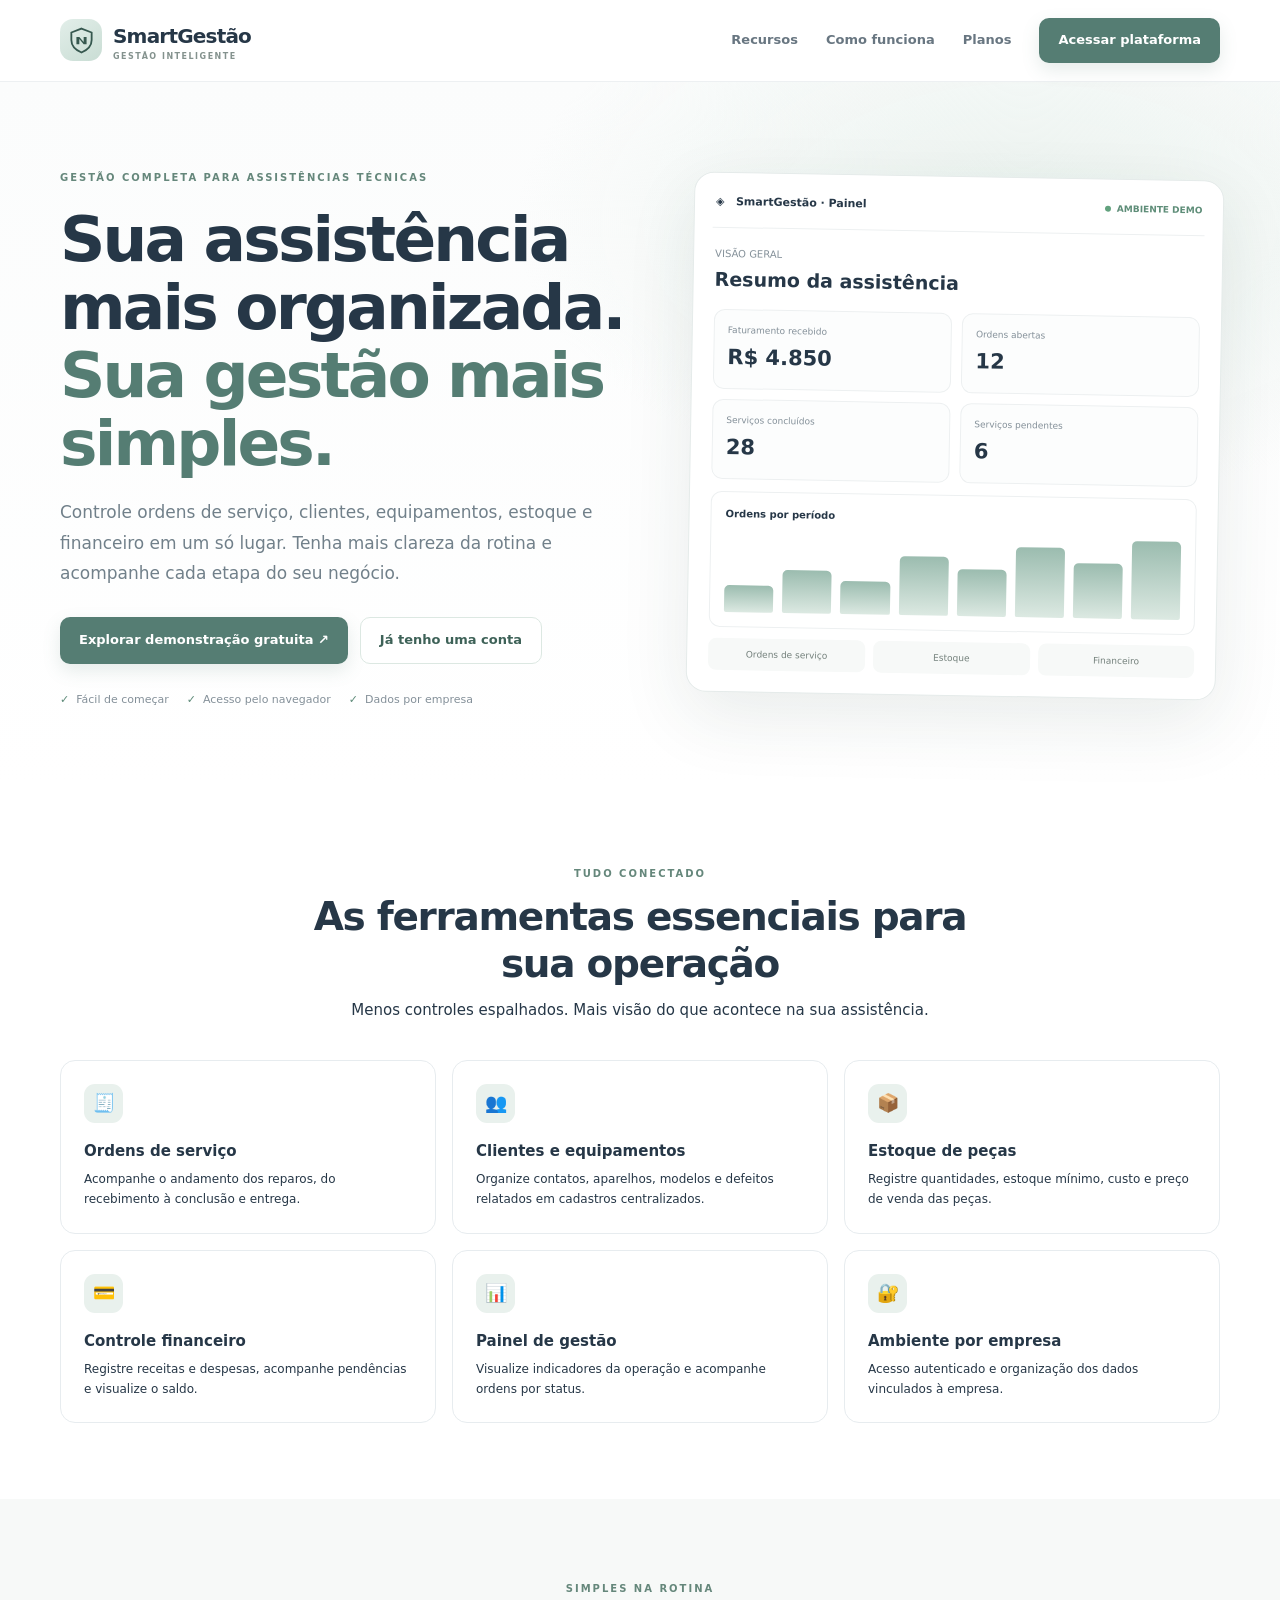
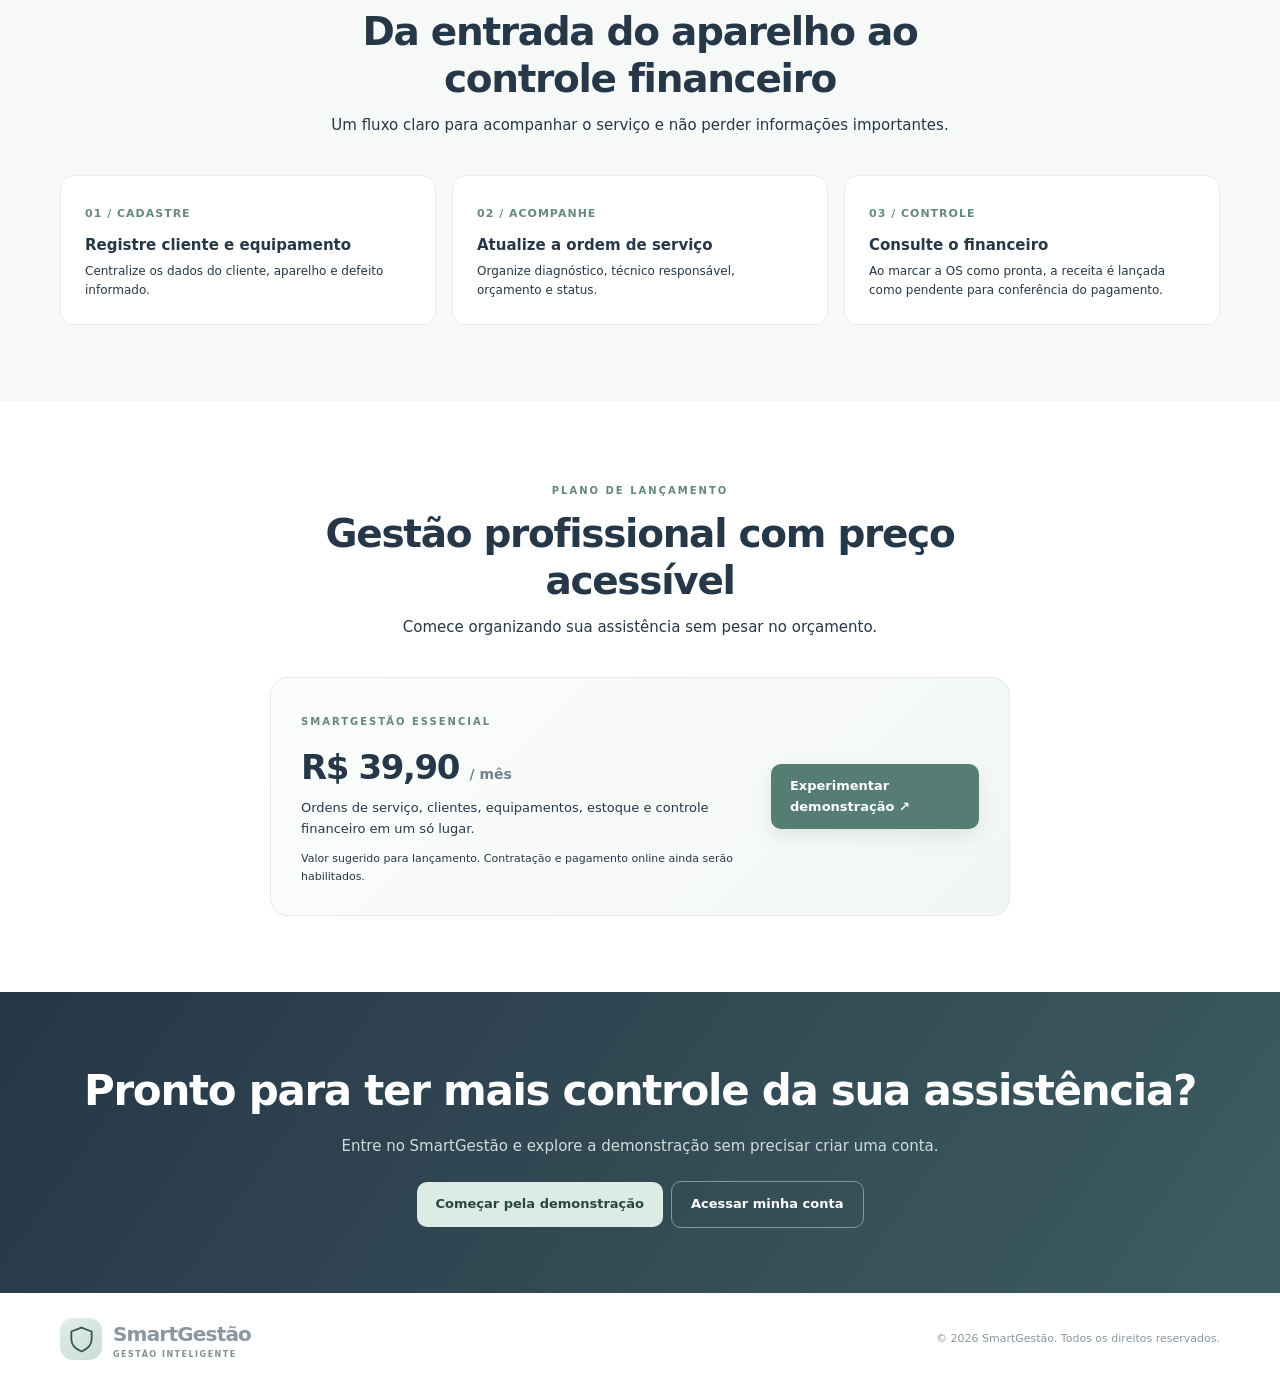
<file: index.html>
<!DOCTYPE html>
<html lang="pt-BR">
<head>
<meta charset="utf-8">
<meta name="viewport" content="width=device-width, initial-scale=1">
<meta name="theme-color" content="#263747">
<meta name="description" content="SmartGestão: organize ordens de serviço, clientes, equipamentos, estoque e financeiro da sua assistência técnica em um só lugar.">
<title>SmartGestão | Gestão inteligente para assistência técnica</title>
<style>
:root{--ink:#263747;--muted:#6f7d87;--green:#557d73;--pale:#e9f1ed;--line:#e7ecef;--bg:#f7f9fa}
*{box-sizing:border-box}html{scroll-behavior:smooth}body{margin:0;background:#fff;color:var(--ink);font:15px/1.6 Inter,"Segoe UI",system-ui,sans-serif}a{color:inherit;text-decoration:none}.wrap{width:min(1160px,calc(100% - 44px));margin:auto}
header{height:82px;display:flex;align-items:center;border-bottom:1px solid #edf0f2;background:#fff}.nav{display:flex;align-items:center;justify-content:space-between}.brand{display:flex;align-items:center;gap:11px;font-size:20px;font-weight:850;letter-spacing:-.8px}.mark{width:42px;height:42px;border-radius:13px;background:linear-gradient(145deg,#e2eee9,#c9ddd4);display:grid;place-items:center;color:#36584f}.mark svg{width:29px}.brand small{display:block;font-size:8px;letter-spacing:1.5px;color:#84928e;line-height:1.2}.links{display:flex;align-items:center;gap:28px;color:#687681;font-size:13px;font-weight:650}.links a:hover{color:var(--green)}.btn{display:inline-flex;align-items:center;justify-content:center;padding:12px 19px;border-radius:10px;background:var(--green);color:white;font-weight:750;font-size:13px;box-shadow:0 7px 18px #557d7326;transition:.2s}.btn:hover{transform:translateY(-1px);filter:brightness(1.05)}.btn.light{background:#fff;color:#3e6258;border:1px solid #dce8e2;box-shadow:none}.hero{padding:82px 0 76px;background:radial-gradient(ellipse at 80% 20%,#eaf2ee 0,transparent 35%),linear-gradient(180deg,#fbfcfc,#fff)}.hero-grid{display:grid;grid-template-columns:1.04fr .96fr;gap:55px;align-items:center}.eyebrow{color:#65877b;font-size:10px;letter-spacing:2px;font-weight:850}.hero h1{font-size:clamp(39px,5.1vw,63px);line-height:1.08;letter-spacing:-2.8px;margin:18px 0 19px;max-width:660px}.hero h1 span{color:var(--green)}.lead{font-size:17px;line-height:1.8;color:#71808a;max-width:540px;margin:0 0 28px}.actions{display:flex;gap:12px;flex-wrap:wrap}.trust{display:flex;gap:18px;flex-wrap:wrap;margin-top:27px;color:#849099;font-size:11px}.trust span:before{content:"✓";color:#5d8a78;font-weight:900;margin-right:7px}
.preview{position:relative;padding:18px;border:1px solid #e5ebea;border-radius:20px;background:#fff;box-shadow:0 24px 70px #243b3218;transform:rotate(1deg)}.preview-top{display:flex;align-items:center;justify-content:space-between;padding:2px 3px 16px;border-bottom:1px solid #edf0f1;font-size:11px;font-weight:800}.live{color:#5e8d78;font-size:9px}.live:before{content:"";display:inline-block;width:6px;height:6px;background:#62a27e;border-radius:50%;margin-right:6px}.preview-body{padding:18px 3px 3px}.preview-label{font-size:10px;color:#849099}.preview-title{font-size:19px;font-weight:800;margin:2px 0 15px}.metrics{display:grid;grid-template-columns:repeat(2,1fr);gap:10px}.metric{padding:13px;border:1px solid #edf0f1;border-radius:11px;background:#fcfdfd}.metric small{display:block;color:#849099;font-size:9px}.metric b{display:block;font-size:21px;margin-top:4px}.chart{margin-top:12px;padding:14px;border:1px solid #edf0f1;border-radius:11px}.chart-head{font-size:10px;font-weight:750;margin-bottom:12px}.bars{height:78px;display:flex;align-items:end;gap:9px}.bars i{display:block;flex:1;border-radius:5px 5px 2px 2px;background:linear-gradient(180deg,#9bbcaf,#dce9e2)}.preview-foot{display:flex;gap:8px;margin-top:11px}.preview-foot span{flex:1;padding:9px;background:#f7f9f8;border-radius:8px;font-size:9px;color:#74817c;text-align:center}
section.block{padding:76px 0}.section-head{text-align:center;max-width:670px;margin:0 auto 38px}.section-head h2{font-size:clamp(28px,3.4vw,39px);letter-spacing:-1.3px;line-height:1.2;margin:10px 0}.section-head p{color:var(--mut);margin:0}.features{display:grid;grid-template-columns:repeat(3,1fr);gap:16px}.feature{padding:23px;border:1px solid var(--line);border-radius:15px;background:#fff}.feature-icon{width:39px;height:39px;display:grid;place-items:center;border-radius:11px;background:var(--pale);font-size:18px}.feature h3{font-size:15px;margin:16px 0 6px}.feature p{font-size:12px;color:var(--mut);margin:0;line-height:1.7}.workflow{background:#f7f9f8}.steps{display:grid;grid-template-columns:repeat(3,1fr);gap:16px}.step{padding:24px;border-radius:14px;background:white;border:1px solid #e9efeb}.num{font-size:11px;color:#668b7c;font-weight:900;letter-spacing:1px}.step h3{font-size:15px;margin:9px 0 5px}.step p{font-size:12px;color:var(--mut);margin:0}.plans{max-width:740px;margin:auto;border:1px solid #e3ebe6;border-radius:18px;padding:30px;background:linear-gradient(135deg,#fbfdfc,#f3f7f4);display:flex;align-items:center;justify-content:space-between;gap:25px}.plans h3{font-size:20px;margin:0 0 5px}.plans p{font-size:13px;color:var(--mut);margin:0}.cta{padding:65px 0;background:linear-gradient(125deg,#263747,#3e5c61);color:#fff;text-align:center}.cta h2{font-size:clamp(28px,4vw,42px);letter-spacing:-1.3px;margin:0 0 10px}.cta p{color:#d0dcda;margin:0 0 23px}.cta .btn{background:#dcebe4;color:#29483f;box-shadow:none}.cta .btn.light{background:transparent;color:white;border-color:#829a96;margin-left:8px}footer{padding:25px 0;color:#8b969e;font-size:11px}.footer{display:flex;align-items:center;justify-content:space-between;gap:16px}
@media(max-width:800px){.links>a:not(.btn){display:none}.hero{padding:55px 0}.hero-grid{grid-template-columns:1fr;gap:38px}.preview{max-width:560px;margin:auto}.features{grid-template-columns:repeat(2,1fr)}.steps{grid-template-columns:1fr}.plans{align-items:flex-start;flex-direction:column}.workspace{padding:0}}
@media(max-width:520px){.wrap{width:min(100% - 32px,1160px)}header{height:70px}.brand{font-size:18px}.brand .mark{width:37px;height:37px}.links .btn{padding:10px 13px;font-size:11px}.hero h1{font-size:42px;letter-spacing:-2px}.lead{font-size:15px}.features{grid-template-columns:1fr}.block{padding:58px 0!important}.preview{padding:12px}.metric b{font-size:18px}.footer{align-items:flex-start;flex-direction:column}}
</style>
</head>
<body>
<header><div class="wrap nav">
<a class="brand" href="#"><span class="mark"><svg viewBox="0 0 40 40" aria-hidden="true"><path d="M20 3.5 34 9v10.2c0 8.2-5.8 13.8-14 17.3C11.8 33 6 27.4 6 19.2V9l14-5.5Z" fill="none" stroke="currentColor" stroke-width="2.5"/><path d="M13 25V15h4l6 7v-7h4v10h-4l-6-7v7z" fill="currentColor"/></svg></span><span>SmartGestão<small>GESTÃO INTELIGENTE</small></span></a>
<nav class="links"><a href="#recursos">Recursos</a><a href="#como-funciona">Como funciona</a><a href="#planos">Planos</a><a class="btn" href="app.html">Acessar plataforma</a></nav>
</div></header>
<main>
<section class="hero"><div class="wrap hero-grid">
<div><span class="eyebrow">GESTÃO COMPLETA PARA ASSISTÊNCIAS TÉCNICAS</span><h1>Sua assistência mais organizada. <span>Sua gestão mais simples.</span></h1><p class="lead">Controle ordens de serviço, clientes, equipamentos, estoque e financeiro em um só lugar. Tenha mais clareza da rotina e acompanhe cada etapa do seu negócio.</p><div class="actions"><a class="btn" href="app.html#demo">Explorar demonstração gratuita ↗</a><a class="btn light" href="app.html">Já tenho uma conta</a></div><div class="trust"><span>Fácil de começar</span><span>Acesso pelo navegador</span><span>Dados por empresa</span></div></div>
<div class="preview" aria-label="Prévia ilustrativa do painel SmartGestão"><div class="preview-top"><span>◈ &nbsp; SmartGestão · Painel</span><span class="live">AMBIENTE DEMO</span></div><div class="preview-body"><div class="preview-label">VISÃO GERAL</div><div class="preview-title">Resumo da assistência</div><div class="metrics"><div class="metric"><small>Faturamento recebido</small><b>R$ 4.850</b></div><div class="metric"><small>Ordens abertas</small><b>12</b></div><div class="metric"><small>Serviços concluídos</small><b>28</b></div><div class="metric"><small>Serviços pendentes</small><b>6</b></div></div><div class="chart"><div class="chart-head">Ordens por período</div><div class="bars"><i style="height:35%"></i><i style="height:55%"></i><i style="height:42%"></i><i style="height:76%"></i><i style="height:60%"></i><i style="height:90%"></i><i style="height:70%"></i><i style="height:100%"></i></div></div><div class="preview-foot"><span>Ordens de serviço</span><span>Estoque</span><span>Financeiro</span></div></div></div>
</div></section>
<section class="block" id="recursos"><div class="wrap"><div class="section-head"><span class="eyebrow">TUDO CONECTADO</span><h2>As ferramentas essenciais para sua operação</h2><p>Menos controles espalhados. Mais visão do que acontece na sua assistência.</p></div><div class="features">
<article class="feature"><div class="feature-icon">🧾</div><h3>Ordens de serviço</h3><p>Acompanhe o andamento dos reparos, do recebimento à conclusão e entrega.</p></article>
<article class="feature"><div class="feature-icon">👥</div><h3>Clientes e equipamentos</h3><p>Organize contatos, aparelhos, modelos e defeitos relatados em cadastros centralizados.</p></article>
<article class="feature"><div class="feature-icon">📦</div><h3>Estoque de peças</h3><p>Registre quantidades, estoque mínimo, custo e preço de venda das peças.</p></article>
<article class="feature"><div class="feature-icon">💳</div><h3>Controle financeiro</h3><p>Registre receitas e despesas, acompanhe pendências e visualize o saldo.</p></article>
<article class="feature"><div class="feature-icon">📊</div><h3>Painel de gestão</h3><p>Visualize indicadores da operação e acompanhe ordens por status.</p></article>
<article class="feature"><div class="feature-icon">🔐</div><h3>Ambiente por empresa</h3><p>Acesso autenticado e organização dos dados vinculados à empresa.</p></article>
</div></div></section>
<section class="block workflow" id="como-funciona"><div class="wrap"><div class="section-head"><span class="eyebrow">SIMPLES NA ROTINA</span><h2>Da entrada do aparelho ao controle financeiro</h2><p>Um fluxo claro para acompanhar o serviço e não perder informações importantes.</p></div><div class="steps">
<article class="step"><span class="num">01 / CADASTRE</span><h3>Registre cliente e equipamento</h3><p>Centralize os dados do cliente, aparelho e defeito informado.</p></article>
<article class="step"><span class="num">02 / ACOMPANHE</span><h3>Atualize a ordem de serviço</h3><p>Organize diagnóstico, técnico responsável, orçamento e status.</p></article>
<article class="step"><span class="num">03 / CONTROLE</span><h3>Consulte o financeiro</h3><p>Ao marcar a OS como pronta, a receita é lançada como pendente para conferência do pagamento.</p></article>
</div></div></section>
<section class="block" id="planos"><div class="wrap"><div class="section-head"><span class="eyebrow">PLANO DE LANÇAMENTO</span><h2>Gestão profissional com preço acessível</h2><p>Comece organizando sua assistência sem pesar no orçamento.</p></div><div class="plans"><div><span class="eyebrow">SMARTGESTÃO ESSENCIAL</span><h3 style="font-size:34px;letter-spacing:-1.4px;margin:8px 0 4px">R$ 39,90 <small style="font-size:14px;color:#71808a;font-weight:600;letter-spacing:0">/ mês</small></h3><p>Ordens de serviço, clientes, equipamentos, estoque e controle financeiro em um só lugar.</p><p style="font-size:11px;margin-top:10px">Valor sugerido para lançamento. Contratação e pagamento online ainda serão habilitados.</p></div><a class="btn" href="app.html#demo">Experimentar demonstração ↗</a></div></div></section>
<section class="cta"><div class="wrap"><h2>Pronto para ter mais controle da sua assistência?</h2><p>Entre no SmartGestão e explore a demonstração sem precisar criar uma conta.</p><a class="btn" href="app.html#demo">Começar pela demonstração</a><a class="btn light" href="app.html">Acessar minha conta</a></div></section>
</main>
<footer><div class="wrap footer"><a class="brand" href="#"><span class="mark"><svg viewBox="0 0 40 40" aria-hidden="true"><path d="M20 3.5 34 9v10.2c0 8.2-5.8 13.8-14 17.3C11.8 33 6 27.4 6 19.2V9l14-5.5Z" fill="none" stroke="currentColor" stroke-width="2.5"/></svg></span><span>SmartGestão<small>GESTÃO INTELIGENTE</small></span></a><span>© 2026 SmartGestão. Todos os direitos reservados.</span></div></footer>
</body></html>
</file>
